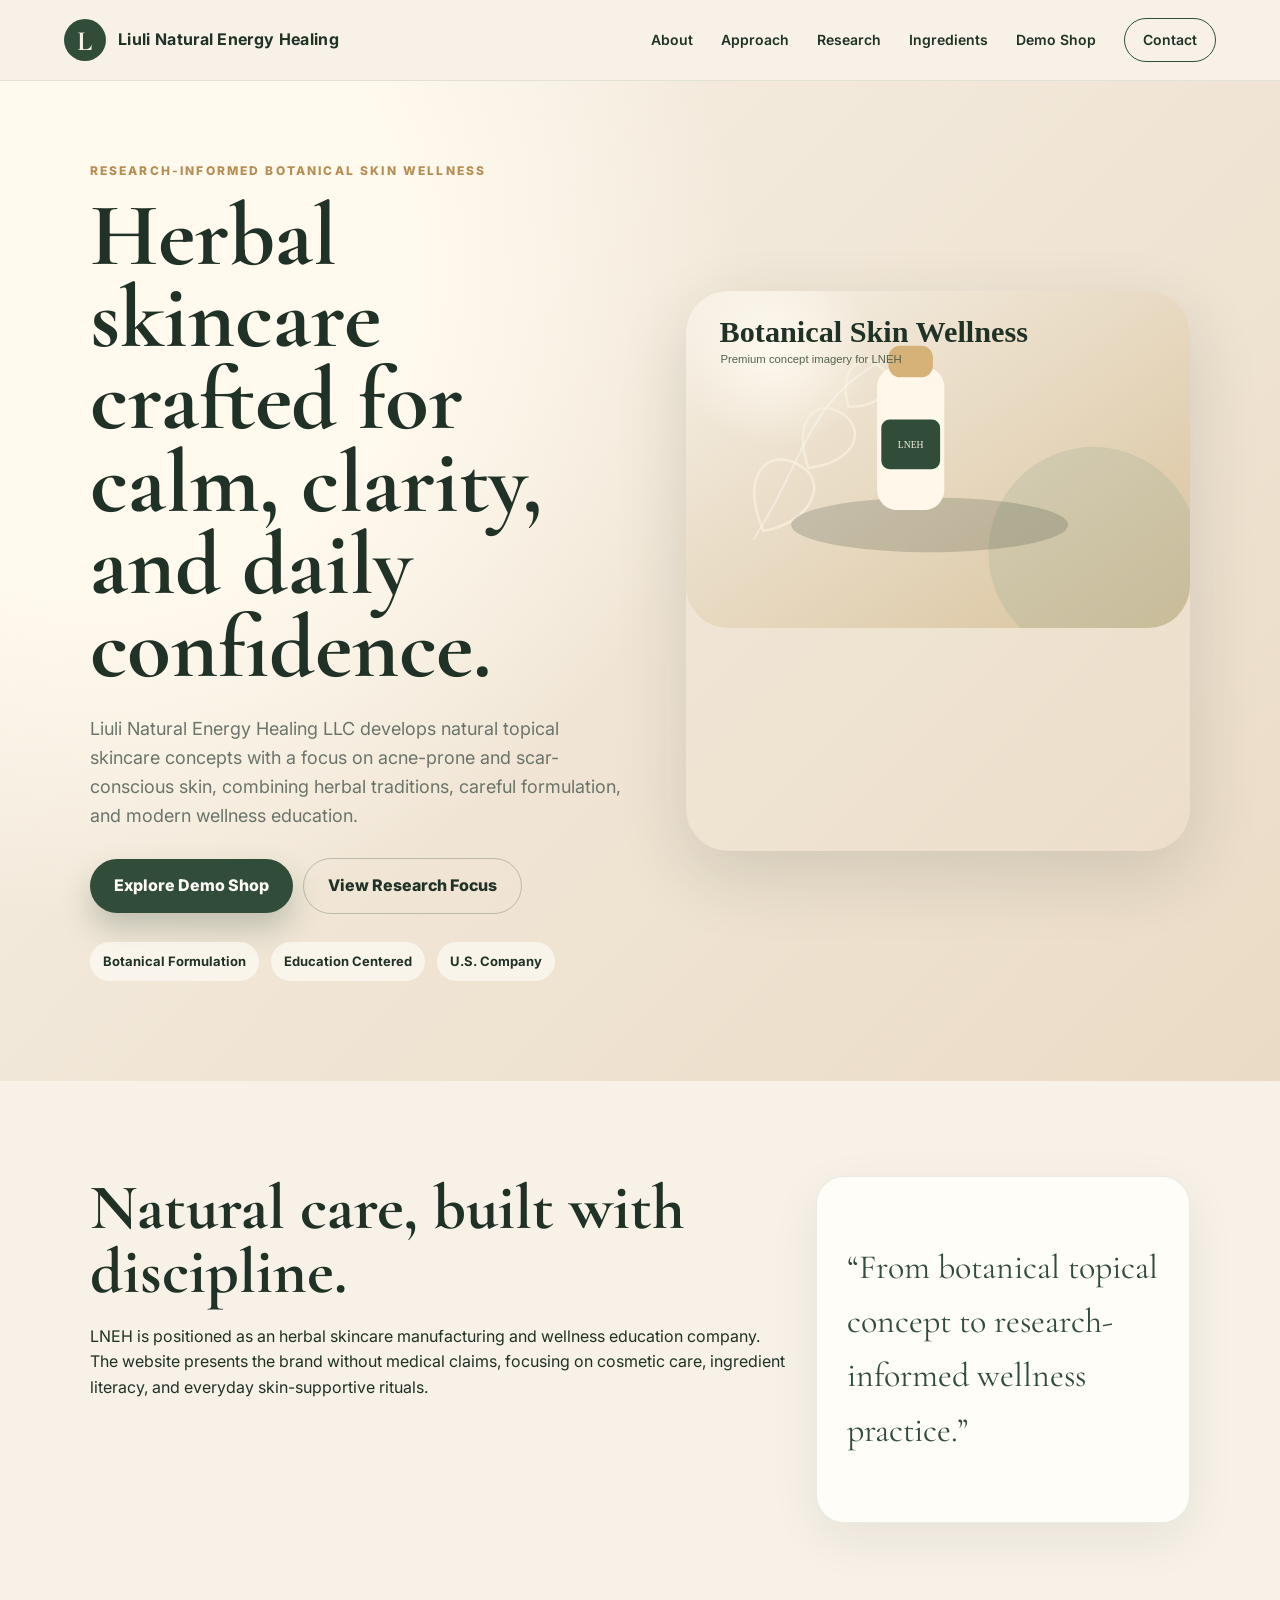
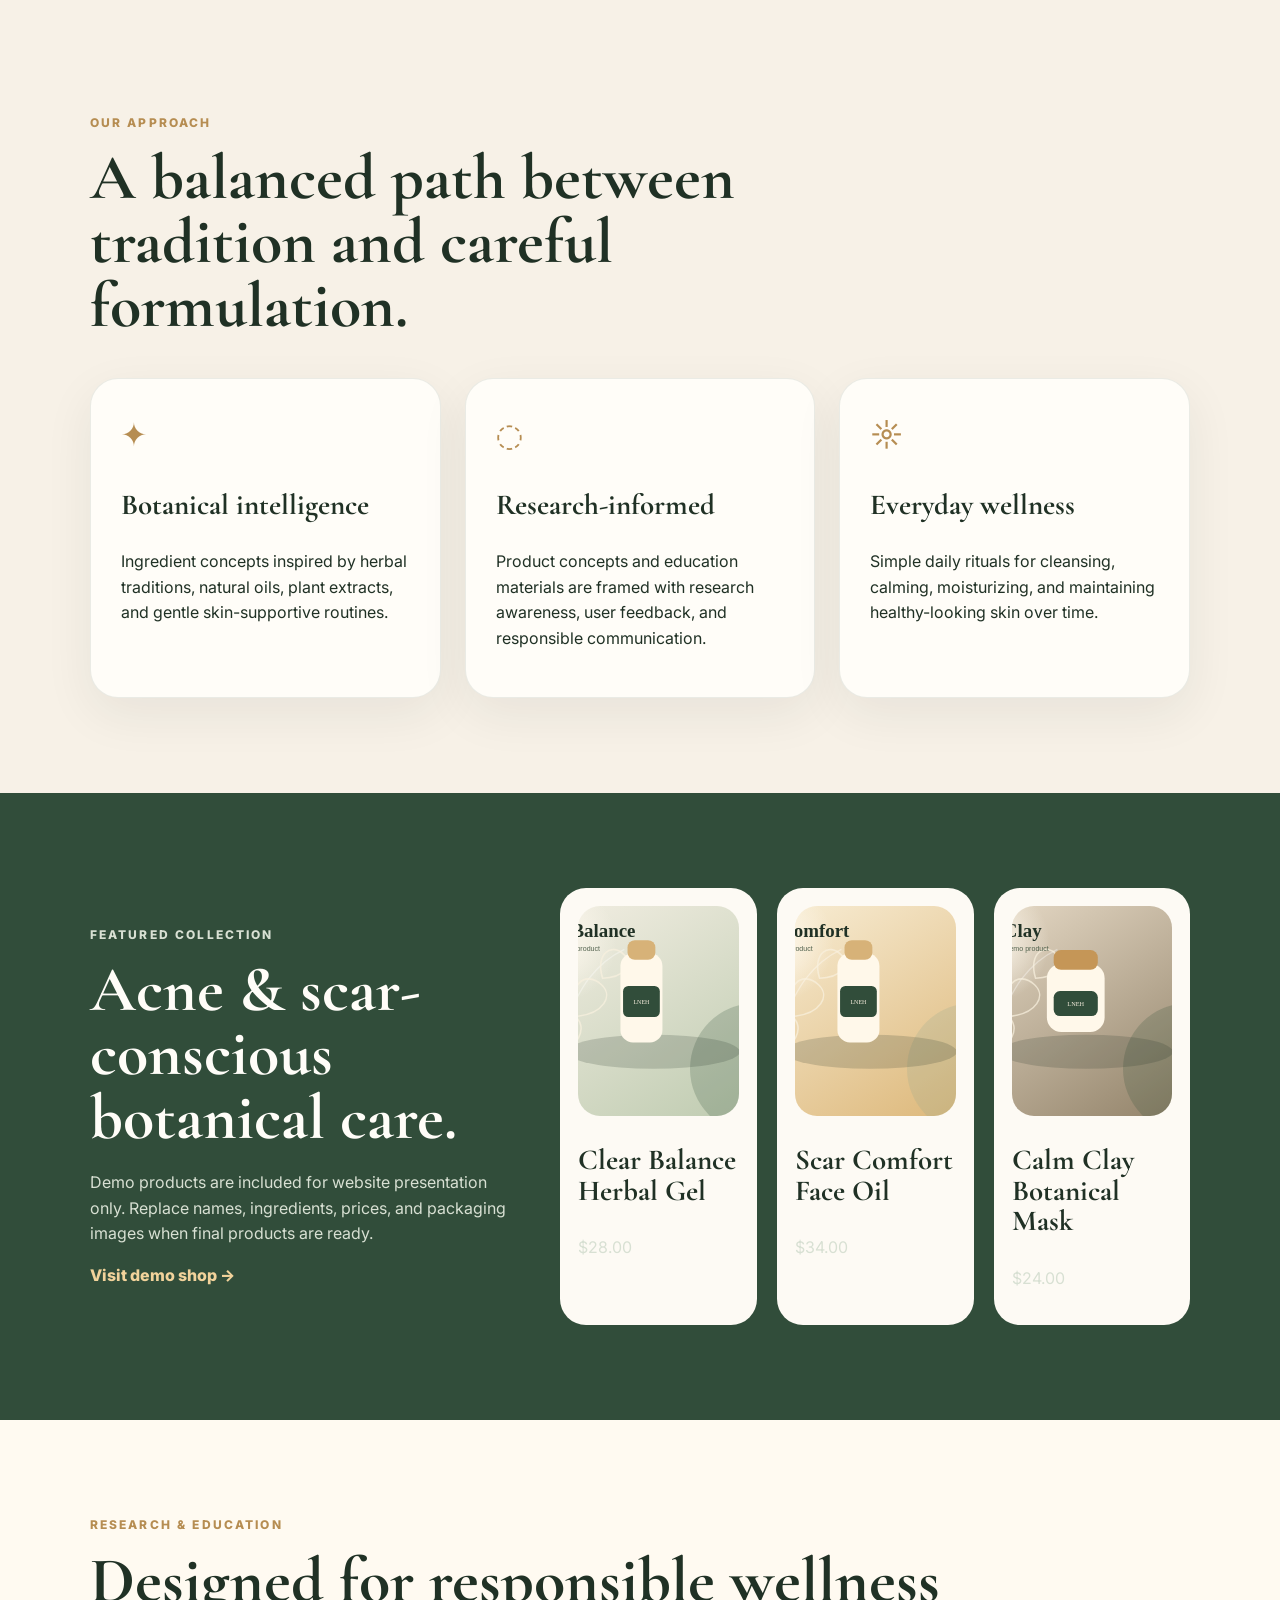
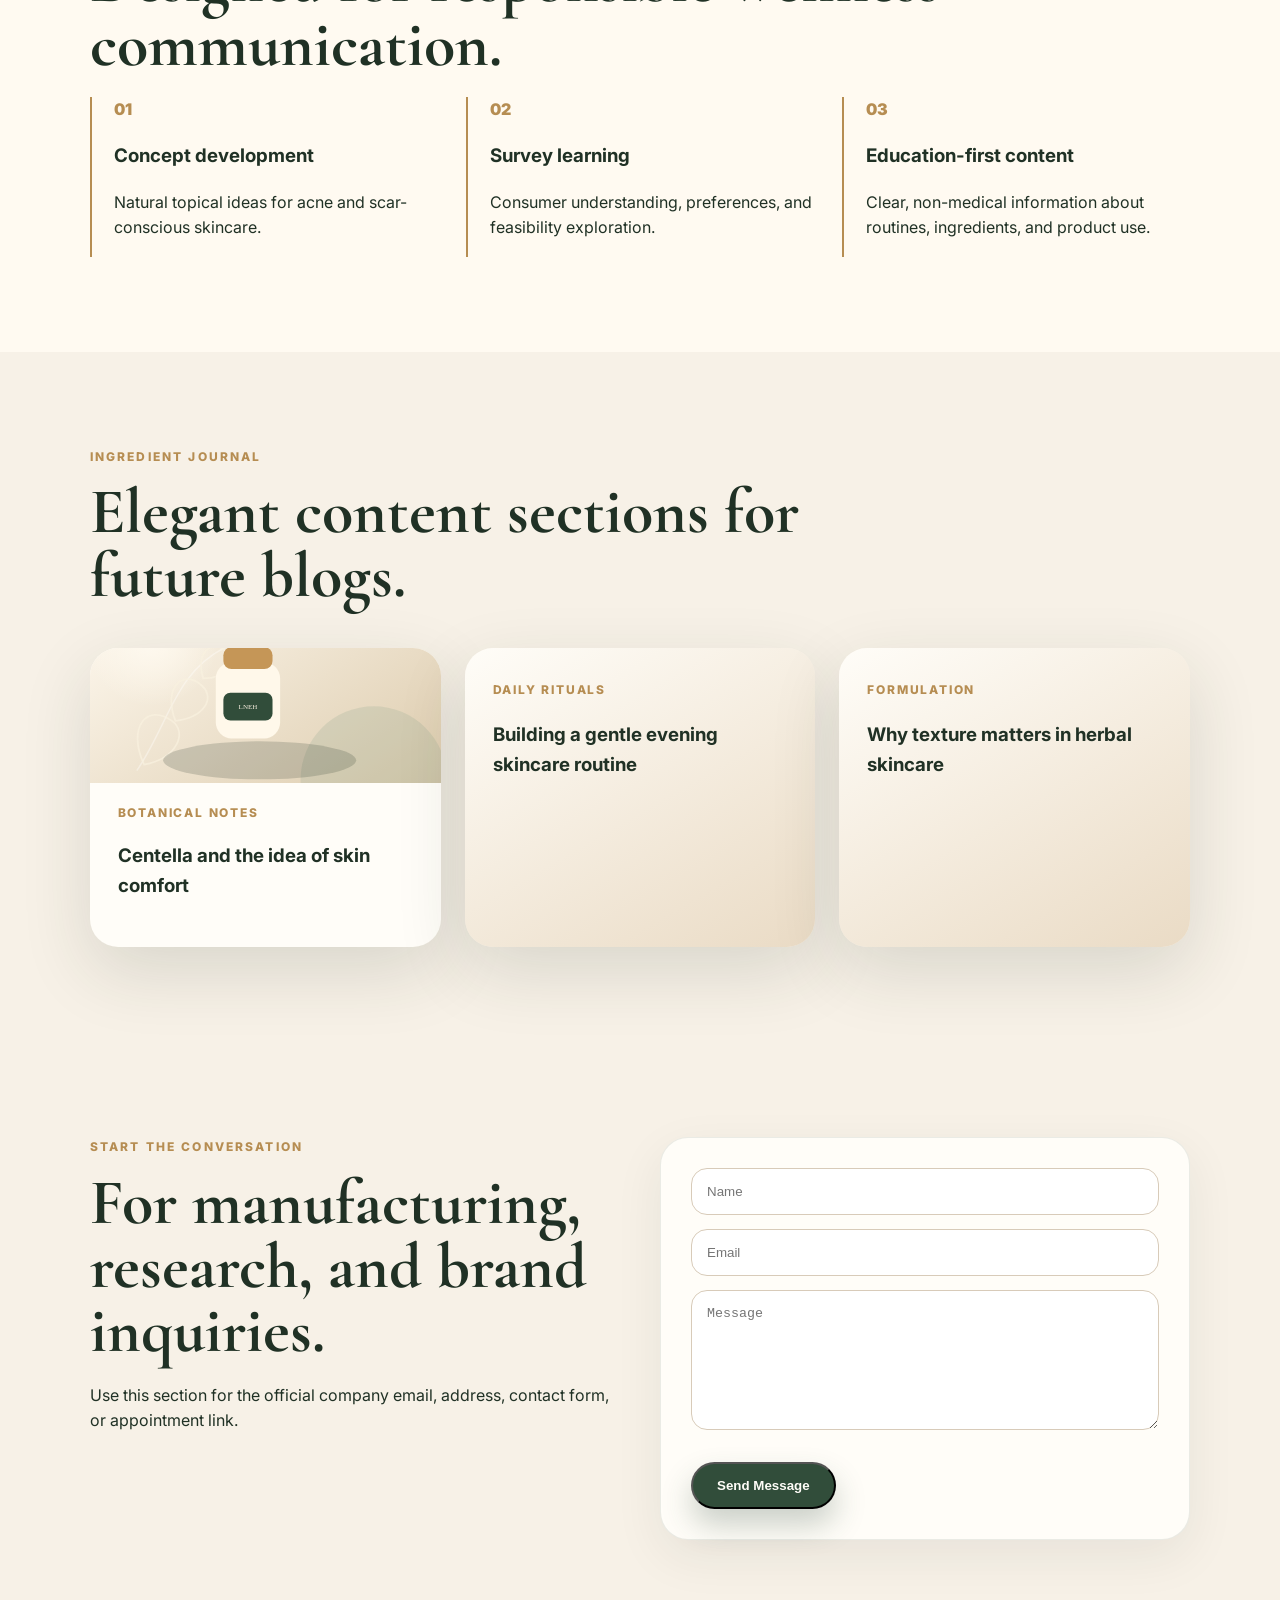
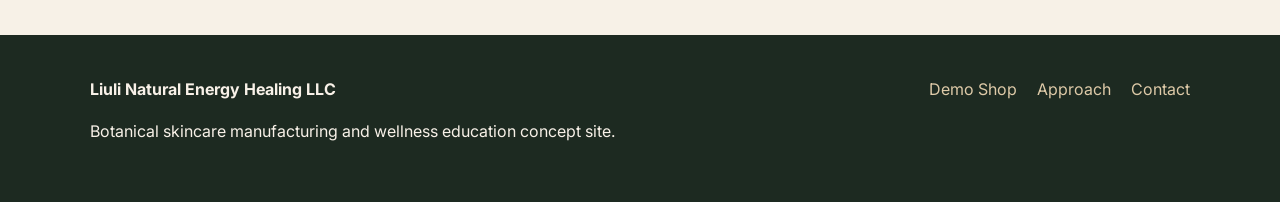
<file: index.html>
<!doctype html>
<html lang="en">
<head>
  <meta charset="UTF-8" />
  <meta name="viewport" content="width=device-width, initial-scale=1.0" />
  <title>Liuli Natural Energy Healing | Botanical Skin Wellness</title>
  <meta name="description" content="Liuli Natural Energy Healing is a research-informed herbal skincare and wellness concept focused on botanical acne and scar care education, manufacturing, and natural living." />
  <link rel="preconnect" href="https://fonts.googleapis.com">
  <link rel="preconnect" href="https://fonts.gstatic.com" crossorigin>
  <link href="https://fonts.googleapis.com/css2?family=Cormorant+Garamond:wght@500;600;700&family=Inter:wght@400;500;600;700&display=swap" rel="stylesheet">
  <link rel="stylesheet" href="assets/styles.css" />
</head>
<body>
  <header class="site-header">
    <a class="brand" href="index.html"><span class="brand-mark">L</span><span>Liuli Natural Energy Healing</span></a>
    <button class="nav-toggle" aria-label="Open navigation">☰</button>
    <nav class="nav">
      <a href="pages/about.html">About</a><a href="pages/approach.html">Approach</a><a href="pages/research.html">Research</a><a href="pages/ingredients.html">Ingredients</a><a href="shop.html">Demo Shop</a><a class="nav-cta" href="pages/contact.html">Contact</a>
    </nav>
  </header>

  <main>
    <section class="hero">
      <div class="hero-copy reveal">
        <p class="eyebrow">Research-informed botanical skin wellness</p>
        <h1>Herbal skincare crafted for calm, clarity, and daily confidence.</h1>
        <p class="lead">Liuli Natural Energy Healing LLC develops natural topical skincare concepts with a focus on acne-prone and scar-conscious skin, combining herbal traditions, careful formulation, and modern wellness education.</p>
        <div class="hero-actions"><a class="btn primary" href="shop.html">Explore Demo Shop</a><a class="btn ghost" href="#research">View Research Focus</a></div>
        <div class="trust-row"><span>Botanical Formulation</span><span>Education Centered</span><span>U.S. Company</span></div>
      </div>
      <div class="hero-art reveal">
        <img src="assets/images/hero-botanical-skincare.svg" alt="Premium botanical skincare concept image for Liuli Natural Energy Healing">
      </div>
    </section>

    <section class="section intro-grid">
      <article><h2>Natural care, built with discipline.</h2><p>LNEH is positioned as an herbal skincare manufacturing and wellness education company. The website presents the brand without medical claims, focusing on cosmetic care, ingredient literacy, and everyday skin-supportive rituals.</p></article>
      <article class="note-card"><p>“From botanical topical concept to research-informed wellness practice.”</p></article>
    </section>

    <section id="approach" class="section">
      <div class="section-heading"><p class="eyebrow">Our approach</p><h2>A balanced path between tradition and careful formulation.</h2></div>
      <div class="cards three">
        <div class="card"><span class="icon">✦</span><h3>Botanical intelligence</h3><p>Ingredient concepts inspired by herbal traditions, natural oils, plant extracts, and gentle skin-supportive routines.</p></div>
        <div class="card"><span class="icon">◌</span><h3>Research-informed</h3><p>Product concepts and education materials are framed with research awareness, user feedback, and responsible communication.</p></div>
        <div class="card"><span class="icon">☼</span><h3>Everyday wellness</h3><p>Simple daily rituals for cleansing, calming, moisturizing, and maintaining healthy-looking skin over time.</p></div>
      </div>
    </section>

    <section id="products" class="section split-section">
      <div><p class="eyebrow">Featured collection</p><h2>Acne & scar-conscious botanical care.</h2><p>Demo products are included for website presentation only. Replace names, ingredients, prices, and packaging images when final products are ready.</p><a class="text-link" href="shop.html">Visit demo shop →</a></div>
      <div class="mini-shop">
        <article><img class="mini-img" src="assets/images/clear-balance-gel.svg" alt="Clear Balance Herbal Gel demo product"><h3>Clear Balance Herbal Gel</h3><p>$28.00</p></article>
        <article><img class="mini-img" src="assets/images/scar-comfort-oil.svg" alt="Scar Comfort Face Oil demo product"><h3>Scar Comfort Face Oil</h3><p>$34.00</p></article>
        <article><img class="mini-img" src="assets/images/calm-clay-mask.svg" alt="Calm Clay Botanical Mask demo product"><h3>Calm Clay Botanical Mask</h3><p>$24.00</p></article>
      </div>
    </section>

    <section id="research" class="section research-band">
      <div><p class="eyebrow">Research & education</p><h2>Designed for responsible wellness communication.</h2></div>
      <div class="timeline">
        <div><span>01</span><h3>Concept development</h3><p>Natural topical ideas for acne and scar-conscious skincare.</p></div>
        <div><span>02</span><h3>Survey learning</h3><p>Consumer understanding, preferences, and feasibility exploration.</p></div>
        <div><span>03</span><h3>Education-first content</h3><p>Clear, non-medical information about routines, ingredients, and product use.</p></div>
      </div>
    </section>

    <section class="section journal">
      <div class="section-heading"><p class="eyebrow">Ingredient journal</p><h2>Elegant content sections for future blogs.</h2></div>
      <div class="cards three">
        <a class="article-card image-card" href="#"><img src="assets/images/ingredient-journal.svg" alt="Ingredient journal botanical visual"><span>Botanical Notes</span><h3>Centella and the idea of skin comfort</h3></a>
        <a class="article-card" href="#"><span>Daily Rituals</span><h3>Building a gentle evening skincare routine</h3></a>
        <a class="article-card" href="#"><span>Formulation</span><h3>Why texture matters in herbal skincare</h3></a>
      </div>
    </section>

    <section id="contact" class="section contact-panel">
      <div><p class="eyebrow">Start the conversation</p><h2>For manufacturing, research, and brand inquiries.</h2><p>Use this section for the official company email, address, contact form, or appointment link.</p></div>
      <form><input placeholder="Name"><input placeholder="Email"><textarea placeholder="Message"></textarea><button class="btn primary" type="button">Send Message</button></form>
    </section>
  </main>

  <footer><div><strong>Liuli Natural Energy Healing LLC</strong><p>Botanical skincare manufacturing and wellness education concept site.</p></div><div><a href="shop.html">Demo Shop</a><a href="#approach">Approach</a><a href="#contact">Contact</a></div></footer>
  <script src="assets/script.js"></script>
</body>
</html>
</file>
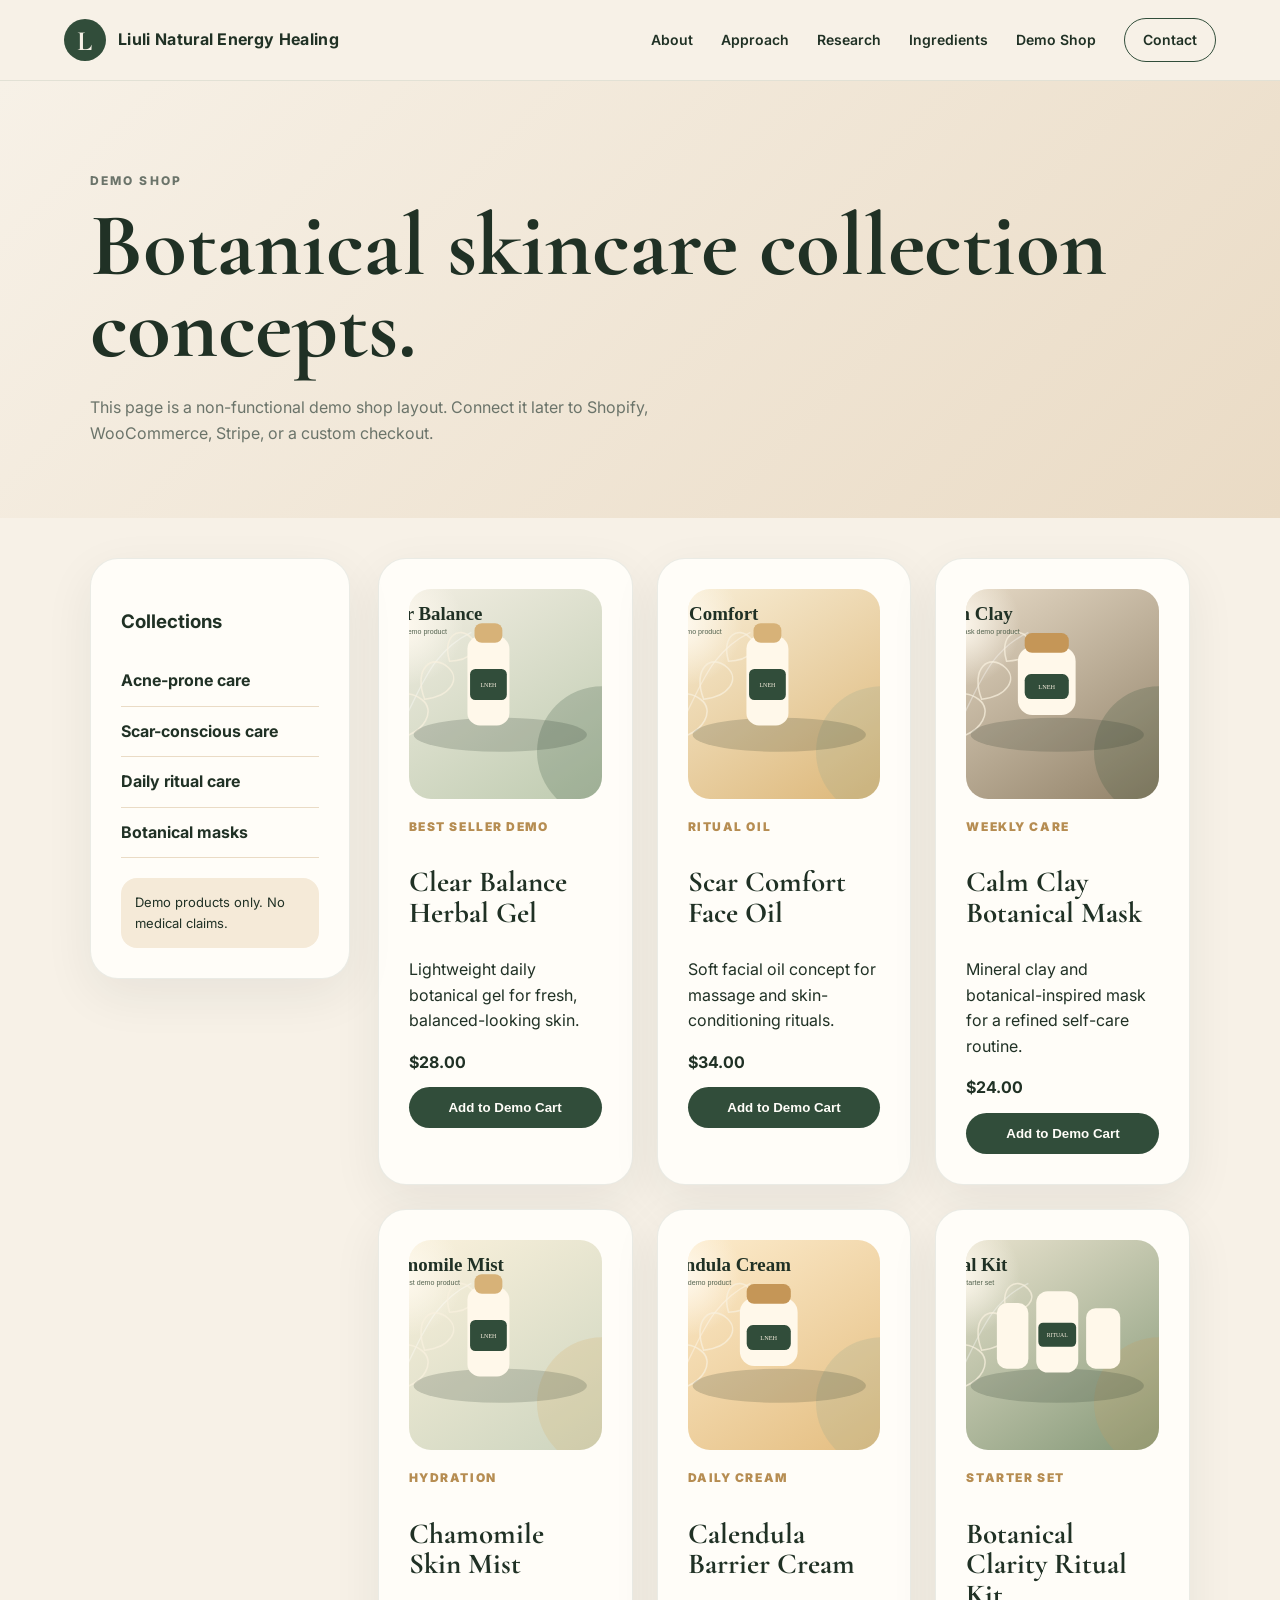
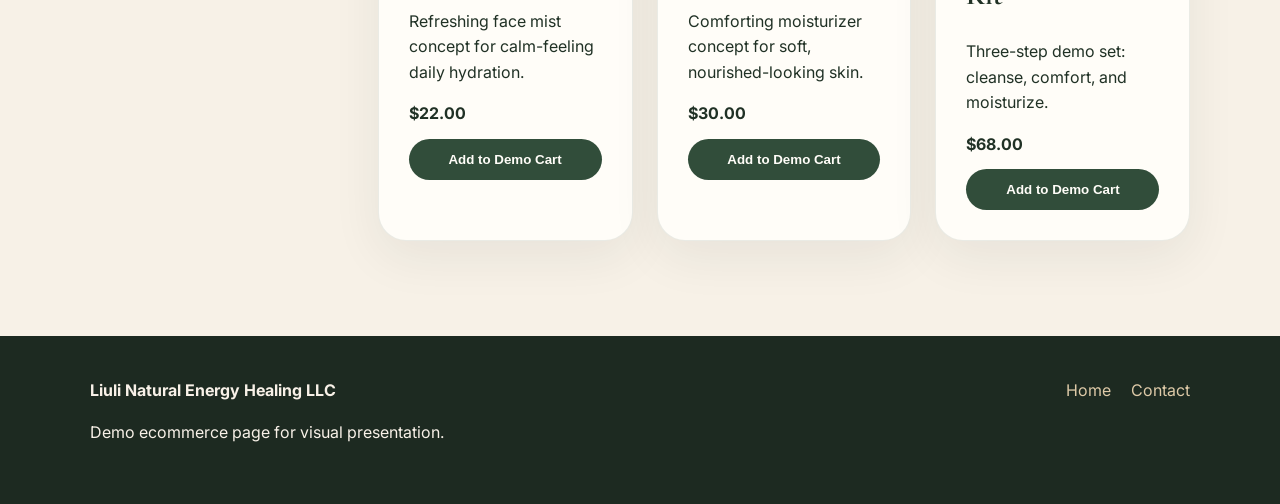
<file: shop.html>
<!doctype html><html lang="en"><head><meta charset="UTF-8"><meta name="viewport" content="width=device-width, initial-scale=1.0"><title>Demo Shop | LNEH</title><meta name="description" content="Demo shop page for Liuli Natural Energy Healing botanical skincare concepts."><link rel="preconnect" href="https://fonts.googleapis.com"><link rel="preconnect" href="https://fonts.gstatic.com" crossorigin><link href="https://fonts.googleapis.com/css2?family=Cormorant+Garamond:wght@500;600;700&family=Inter:wght@400;500;600;700&display=swap" rel="stylesheet"><link rel="stylesheet" href="assets/styles.css"></head><body>
<header class="site-header"><a class="brand" href="index.html"><span class="brand-mark">L</span><span>Liuli Natural Energy Healing</span></a><button class="nav-toggle" aria-label="Open navigation">☰</button><nav class="nav"><a href="pages/about.html">About</a><a href="pages/approach.html">Approach</a><a href="pages/research.html">Research</a><a href="pages/ingredients.html">Ingredients</a><a href="shop.html">Demo Shop</a><a class="nav-cta" href="pages/contact.html">Contact</a></nav></header>
<main><section class="shop-hero"><p class="eyebrow">Demo shop</p><h1>Botanical skincare collection concepts.</h1><p>This page is a non-functional demo shop layout. Connect it later to Shopify, WooCommerce, Stripe, or a custom checkout.</p></section>
<section class="shop-layout"><aside class="filters"><h3>Collections</h3><a href="#">Acne-prone care</a><a href="#">Scar-conscious care</a><a href="#">Daily ritual care</a><a href="#">Botanical masks</a><div class="filter-note">Demo products only. No medical claims.</div></aside><div class="product-grid">
<article class="product"><img class="product-img" src="assets/images/clear-balance-gel.svg" alt="Clear Balance Herbal Gel demo product"><span class="badge">Best seller demo</span><h3>Clear Balance Herbal Gel</h3><p>Lightweight daily botanical gel for fresh, balanced-looking skin.</p><strong>$28.00</strong><button>Add to Demo Cart</button></article>
<article class="product"><img class="product-img" src="assets/images/scar-comfort-oil.svg" alt="Scar Comfort Face Oil demo product"><span class="badge">Ritual oil</span><h3>Scar Comfort Face Oil</h3><p>Soft facial oil concept for massage and skin-conditioning rituals.</p><strong>$34.00</strong><button>Add to Demo Cart</button></article>
<article class="product"><img class="product-img" src="assets/images/calm-clay-mask.svg" alt="Calm Clay Botanical Mask demo product"><span class="badge">Weekly care</span><h3>Calm Clay Botanical Mask</h3><p>Mineral clay and botanical-inspired mask for a refined self-care routine.</p><strong>$24.00</strong><button>Add to Demo Cart</button></article>
<article class="product"><img class="product-img" src="assets/images/chamomile-mist.svg" alt="Chamomile Skin Mist demo product"><span class="badge">Hydration</span><h3>Chamomile Skin Mist</h3><p>Refreshing face mist concept for calm-feeling daily hydration.</p><strong>$22.00</strong><button>Add to Demo Cart</button></article>
<article class="product"><img class="product-img" src="assets/images/calendula-cream.svg" alt="Calendula Barrier Cream demo product"><span class="badge">Daily cream</span><h3>Calendula Barrier Cream</h3><p>Comforting moisturizer concept for soft, nourished-looking skin.</p><strong>$30.00</strong><button>Add to Demo Cart</button></article>
<article class="product"><img class="product-img" src="assets/images/ritual-kit.svg" alt="Botanical Clarity Ritual Kit demo product"><span class="badge">Starter set</span><h3>Botanical Clarity Ritual Kit</h3><p>Three-step demo set: cleanse, comfort, and moisturize.</p><strong>$68.00</strong><button>Add to Demo Cart</button></article>
</div></section></main><footer><div><strong>Liuli Natural Energy Healing LLC</strong><p>Demo ecommerce page for visual presentation.</p></div><div><a href="index.html">Home</a><a href="index.html#contact">Contact</a></div></footer><script src="assets/script.js"></script></body></html>
</file>
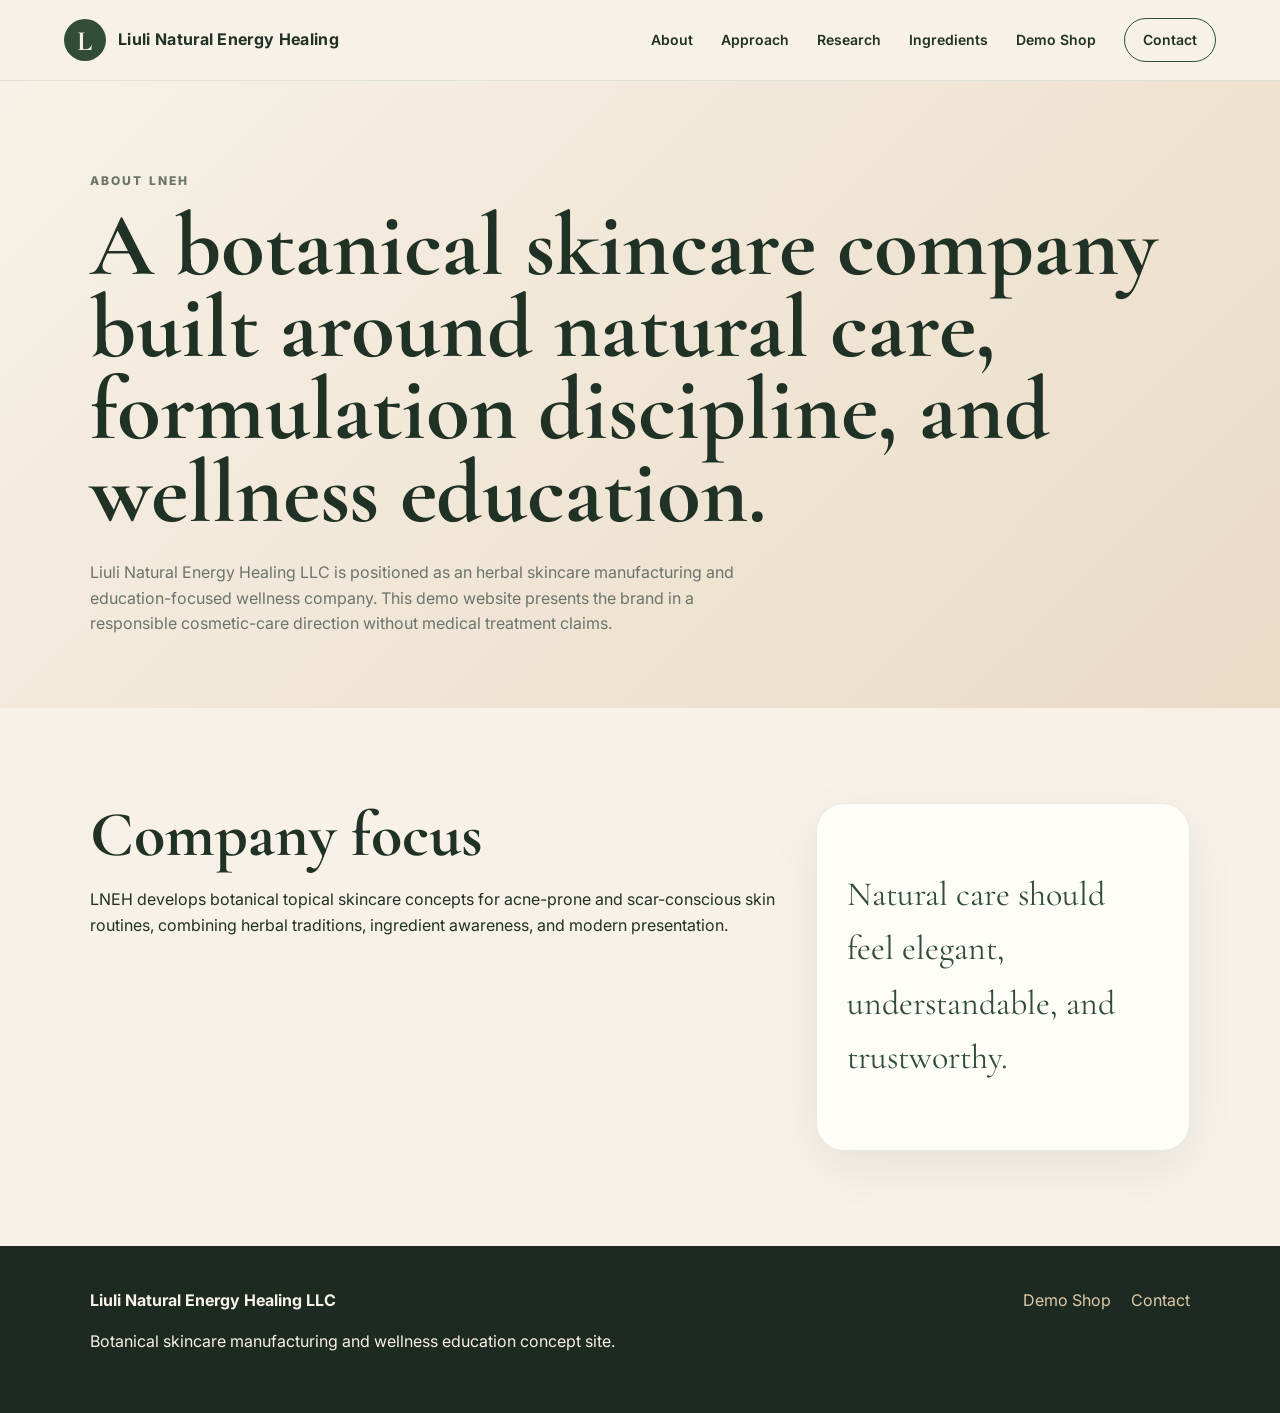
<file: pages/about.html>
<!doctype html><html lang="en"><head><meta charset="UTF-8"><meta name="viewport" content="width=device-width, initial-scale=1.0"><link rel="preconnect" href="https://fonts.googleapis.com"><link rel="preconnect" href="https://fonts.gstatic.com" crossorigin><link href="https://fonts.googleapis.com/css2?family=Cormorant+Garamond:wght@500;600;700&family=Inter:wght@400;500;600;700&display=swap" rel="stylesheet"><link rel="stylesheet" href="../assets/styles.css"><title>About LNEH | LNEH</title><meta name="description" content="About LNEH page for Liuli Natural Energy Healing LLC."></head><body><header class="site-header"><a class="brand" href="../index.html"><span class="brand-mark">L</span><span>Liuli Natural Energy Healing</span></a><button class="nav-toggle" aria-label="Open navigation">☰</button><nav class="nav"><a href="about.html">About</a><a href="approach.html">Approach</a><a href="research.html">Research</a><a href="ingredients.html">Ingredients</a><a href="../shop.html">Demo Shop</a><a class="nav-cta" href="contact.html">Contact</a></nav></header><main><section class="shop-hero"><p class="eyebrow">About LNEH</p><h1>A botanical skincare company built around natural care, formulation discipline, and wellness education.</h1><p>Liuli Natural Energy Healing LLC is positioned as an herbal skincare manufacturing and education-focused wellness company. This demo website presents the brand in a responsible cosmetic-care direction without medical treatment claims.</p></section><section class="section intro-grid"><article><h2>Company focus</h2><p>LNEH develops botanical topical skincare concepts for acne-prone and scar-conscious skin routines, combining herbal traditions, ingredient awareness, and modern presentation.</p></article><article class="note-card"><p>Natural care should feel elegant, understandable, and trustworthy.</p></article></section></main><footer><div><strong>Liuli Natural Energy Healing LLC</strong><p>Botanical skincare manufacturing and wellness education concept site.</p></div><div><a href="../shop.html">Demo Shop</a><a href="contact.html">Contact</a></div></footer><script src="../assets/script.js"></script></body></html>
</file>
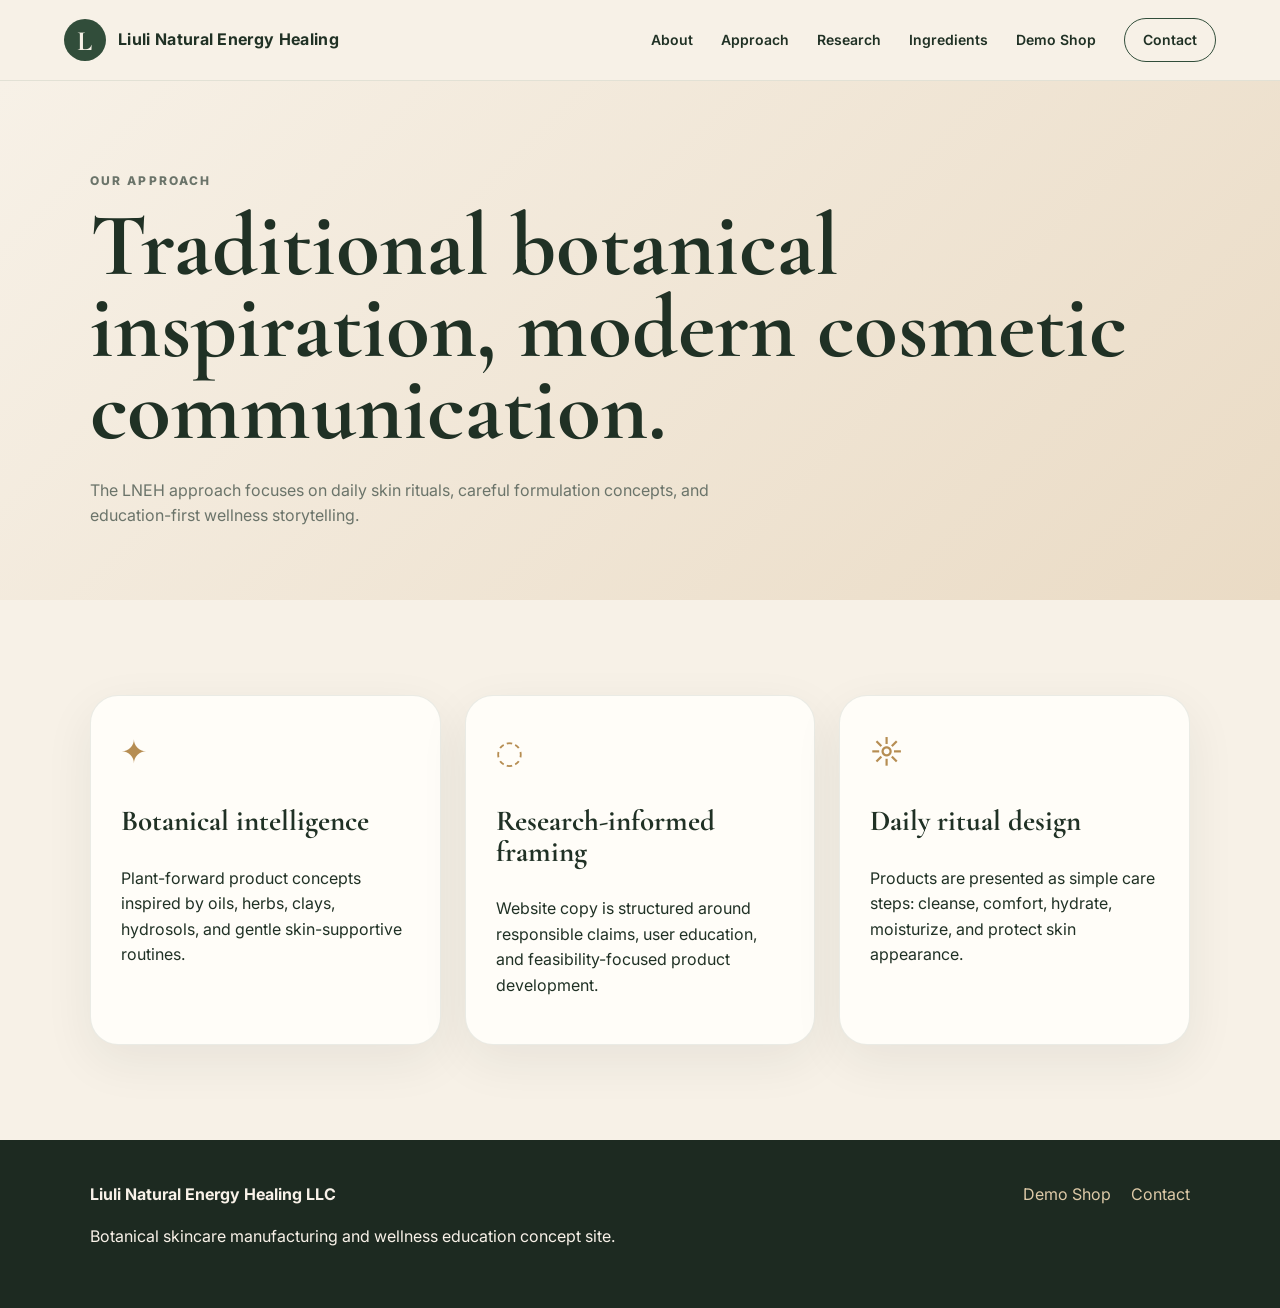
<file: pages/approach.html>
<!doctype html><html lang="en"><head><meta charset="UTF-8"><meta name="viewport" content="width=device-width, initial-scale=1.0"><link rel="preconnect" href="https://fonts.googleapis.com"><link rel="preconnect" href="https://fonts.gstatic.com" crossorigin><link href="https://fonts.googleapis.com/css2?family=Cormorant+Garamond:wght@500;600;700&family=Inter:wght@400;500;600;700&display=swap" rel="stylesheet"><link rel="stylesheet" href="../assets/styles.css"><title>Our Approach | LNEH</title><meta name="description" content="Our Approach page for Liuli Natural Energy Healing LLC."></head><body><header class="site-header"><a class="brand" href="../index.html"><span class="brand-mark">L</span><span>Liuli Natural Energy Healing</span></a><button class="nav-toggle" aria-label="Open navigation">☰</button><nav class="nav"><a href="about.html">About</a><a href="approach.html">Approach</a><a href="research.html">Research</a><a href="ingredients.html">Ingredients</a><a href="../shop.html">Demo Shop</a><a class="nav-cta" href="contact.html">Contact</a></nav></header><main><section class="shop-hero"><p class="eyebrow">Our approach</p><h1>Traditional botanical inspiration, modern cosmetic communication.</h1><p>The LNEH approach focuses on daily skin rituals, careful formulation concepts, and education-first wellness storytelling.</p></section><section class="section"><div class="cards three"><div class="card"><span class="icon">✦</span><h3>Botanical intelligence</h3><p>Plant-forward product concepts inspired by oils, herbs, clays, hydrosols, and gentle skin-supportive routines.</p></div><div class="card"><span class="icon">◌</span><h3>Research-informed framing</h3><p>Website copy is structured around responsible claims, user education, and feasibility-focused product development.</p></div><div class="card"><span class="icon">☼</span><h3>Daily ritual design</h3><p>Products are presented as simple care steps: cleanse, comfort, hydrate, moisturize, and protect skin appearance.</p></div></div></section></main><footer><div><strong>Liuli Natural Energy Healing LLC</strong><p>Botanical skincare manufacturing and wellness education concept site.</p></div><div><a href="../shop.html">Demo Shop</a><a href="contact.html">Contact</a></div></footer><script src="../assets/script.js"></script></body></html>
</file>
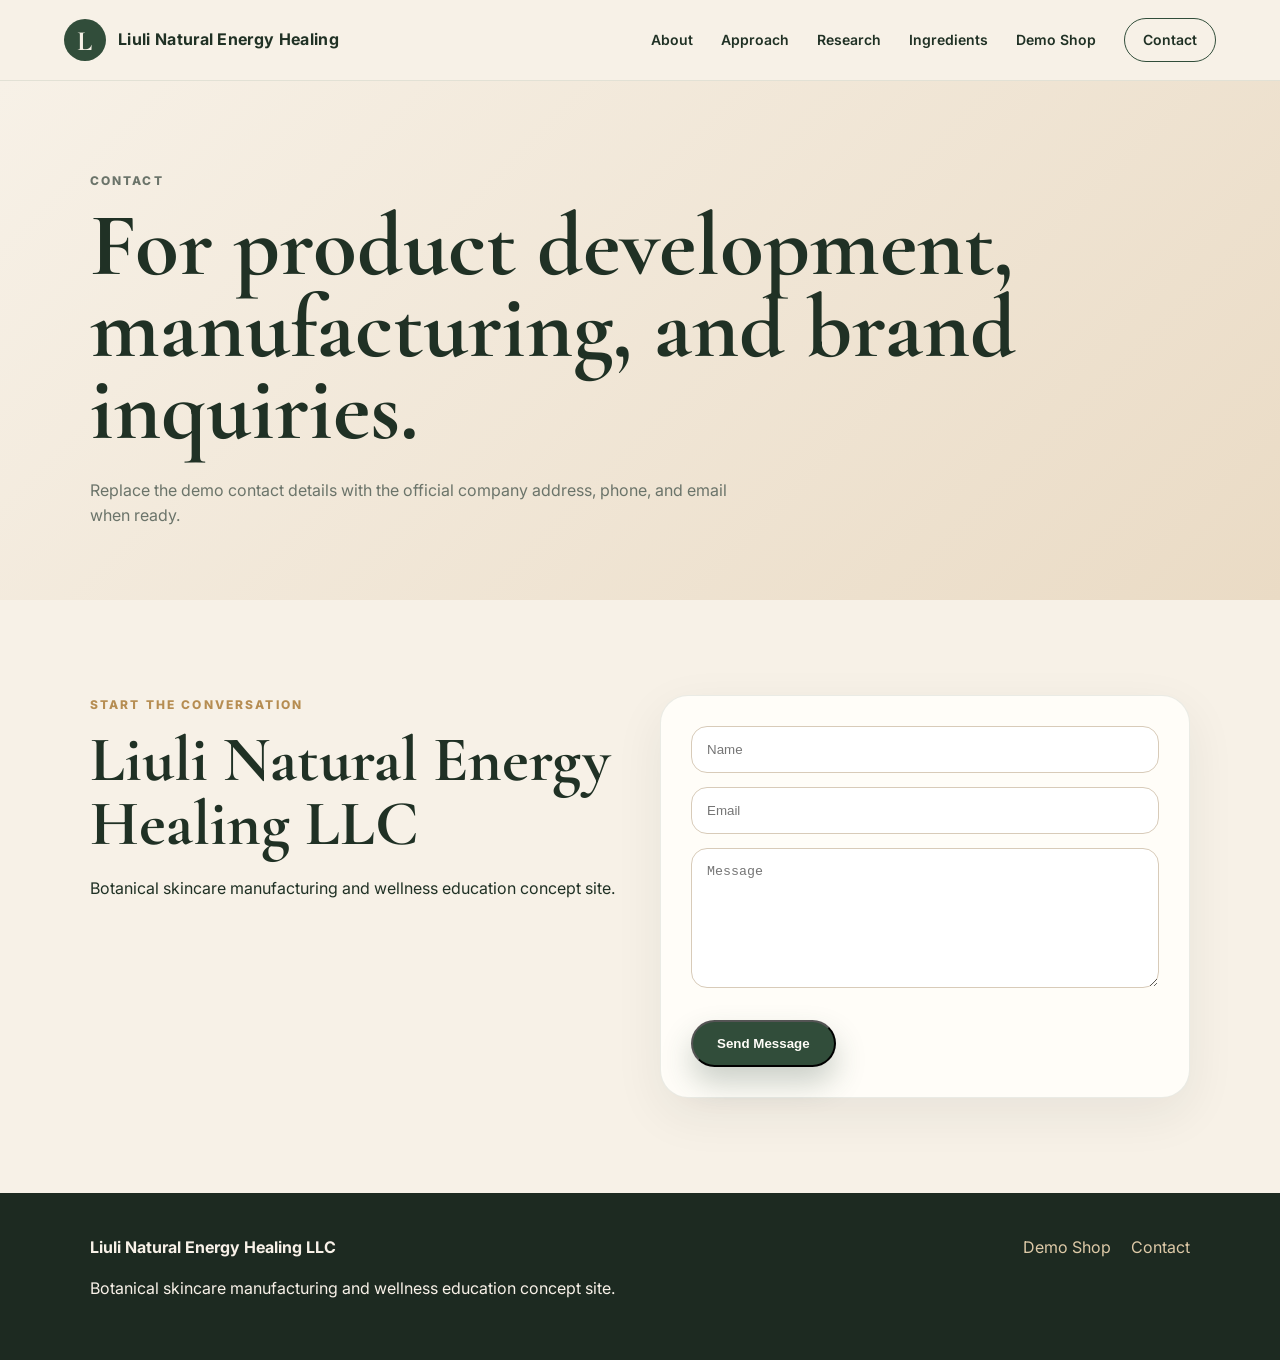
<file: pages/contact.html>
<!doctype html><html lang="en"><head><meta charset="UTF-8"><meta name="viewport" content="width=device-width, initial-scale=1.0"><link rel="preconnect" href="https://fonts.googleapis.com"><link rel="preconnect" href="https://fonts.gstatic.com" crossorigin><link href="https://fonts.googleapis.com/css2?family=Cormorant+Garamond:wght@500;600;700&family=Inter:wght@400;500;600;700&display=swap" rel="stylesheet"><link rel="stylesheet" href="../assets/styles.css"><title>Contact LNEH | LNEH</title><meta name="description" content="Contact LNEH page for Liuli Natural Energy Healing LLC."></head><body><header class="site-header"><a class="brand" href="../index.html"><span class="brand-mark">L</span><span>Liuli Natural Energy Healing</span></a><button class="nav-toggle" aria-label="Open navigation">☰</button><nav class="nav"><a href="about.html">About</a><a href="approach.html">Approach</a><a href="research.html">Research</a><a href="ingredients.html">Ingredients</a><a href="../shop.html">Demo Shop</a><a class="nav-cta" href="contact.html">Contact</a></nav></header><main><section class="shop-hero"><p class="eyebrow">Contact</p><h1>For product development, manufacturing, and brand inquiries.</h1><p>Replace the demo contact details with the official company address, phone, and email when ready.</p></section><section class="section contact-panel"><div><p class="eyebrow">Start the conversation</p><h2>Liuli Natural Energy Healing LLC</h2><p>Botanical skincare manufacturing and wellness education concept site.</p></div><form><input placeholder="Name"><input placeholder="Email"><textarea placeholder="Message"></textarea><button class="btn primary" type="button">Send Message</button></form></section></main><footer><div><strong>Liuli Natural Energy Healing LLC</strong><p>Botanical skincare manufacturing and wellness education concept site.</p></div><div><a href="../shop.html">Demo Shop</a><a href="contact.html">Contact</a></div></footer><script src="../assets/script.js"></script></body></html>
</file>
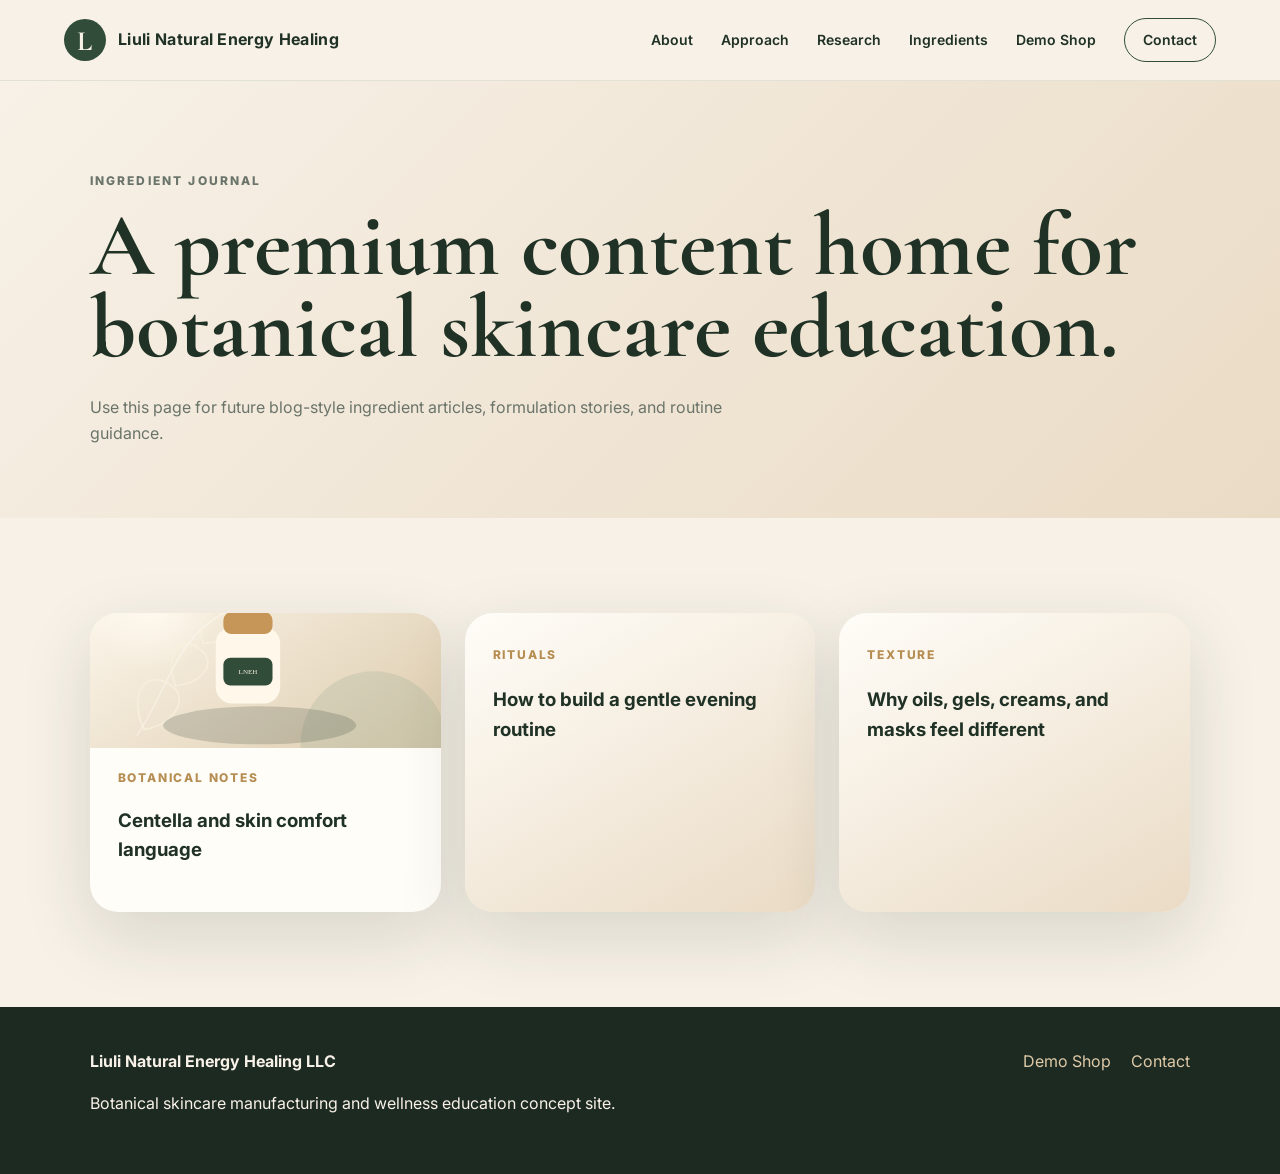
<file: pages/ingredients.html>
<!doctype html><html lang="en"><head><meta charset="UTF-8"><meta name="viewport" content="width=device-width, initial-scale=1.0"><link rel="preconnect" href="https://fonts.googleapis.com"><link rel="preconnect" href="https://fonts.gstatic.com" crossorigin><link href="https://fonts.googleapis.com/css2?family=Cormorant+Garamond:wght@500;600;700&family=Inter:wght@400;500;600;700&display=swap" rel="stylesheet"><link rel="stylesheet" href="../assets/styles.css"><title>Ingredient Journal | LNEH</title><meta name="description" content="Ingredient Journal page for Liuli Natural Energy Healing LLC."></head><body><header class="site-header"><a class="brand" href="../index.html"><span class="brand-mark">L</span><span>Liuli Natural Energy Healing</span></a><button class="nav-toggle" aria-label="Open navigation">☰</button><nav class="nav"><a href="about.html">About</a><a href="approach.html">Approach</a><a href="research.html">Research</a><a href="ingredients.html">Ingredients</a><a href="../shop.html">Demo Shop</a><a class="nav-cta" href="contact.html">Contact</a></nav></header><main><section class="shop-hero"><p class="eyebrow">Ingredient journal</p><h1>A premium content home for botanical skincare education.</h1><p>Use this page for future blog-style ingredient articles, formulation stories, and routine guidance.</p></section><section class="section journal"><div class="cards three"><a class="article-card image-card" href="#"><img src="../assets/images/ingredient-journal.svg" alt="Botanical ingredient journal illustration"><span>Botanical Notes</span><h3>Centella and skin comfort language</h3></a><a class="article-card" href="#"><span>Rituals</span><h3>How to build a gentle evening routine</h3></a><a class="article-card" href="#"><span>Texture</span><h3>Why oils, gels, creams, and masks feel different</h3></a></div></section></main><footer><div><strong>Liuli Natural Energy Healing LLC</strong><p>Botanical skincare manufacturing and wellness education concept site.</p></div><div><a href="../shop.html">Demo Shop</a><a href="contact.html">Contact</a></div></footer><script src="../assets/script.js"></script></body></html>
</file>
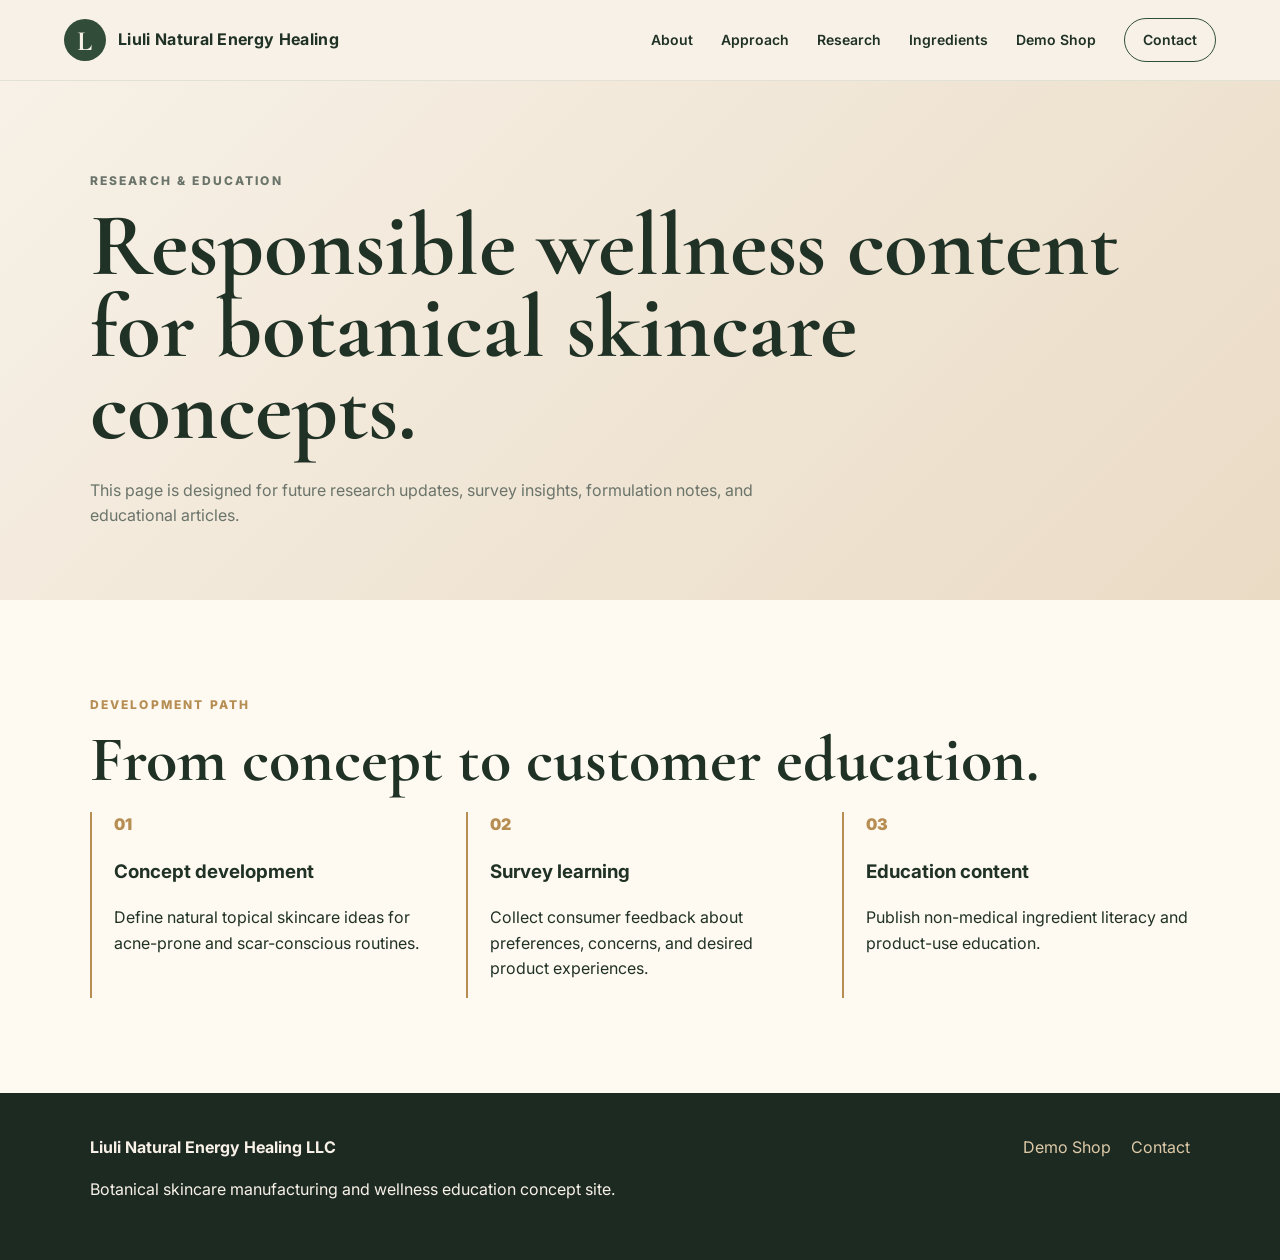
<file: pages/research.html>
<!doctype html><html lang="en"><head><meta charset="UTF-8"><meta name="viewport" content="width=device-width, initial-scale=1.0"><link rel="preconnect" href="https://fonts.googleapis.com"><link rel="preconnect" href="https://fonts.gstatic.com" crossorigin><link href="https://fonts.googleapis.com/css2?family=Cormorant+Garamond:wght@500;600;700&family=Inter:wght@400;500;600;700&display=swap" rel="stylesheet"><link rel="stylesheet" href="../assets/styles.css"><title>Research & Education | LNEH</title><meta name="description" content="Research & Education page for Liuli Natural Energy Healing LLC."></head><body><header class="site-header"><a class="brand" href="../index.html"><span class="brand-mark">L</span><span>Liuli Natural Energy Healing</span></a><button class="nav-toggle" aria-label="Open navigation">☰</button><nav class="nav"><a href="about.html">About</a><a href="approach.html">Approach</a><a href="research.html">Research</a><a href="ingredients.html">Ingredients</a><a href="../shop.html">Demo Shop</a><a class="nav-cta" href="contact.html">Contact</a></nav></header><main><section class="shop-hero"><p class="eyebrow">Research & education</p><h1>Responsible wellness content for botanical skincare concepts.</h1><p>This page is designed for future research updates, survey insights, formulation notes, and educational articles.</p></section><section class="section research-band"><div><p class="eyebrow">Development path</p><h2>From concept to customer education.</h2></div><div class="timeline"><div><span>01</span><h3>Concept development</h3><p>Define natural topical skincare ideas for acne-prone and scar-conscious routines.</p></div><div><span>02</span><h3>Survey learning</h3><p>Collect consumer feedback about preferences, concerns, and desired product experiences.</p></div><div><span>03</span><h3>Education content</h3><p>Publish non-medical ingredient literacy and product-use education.</p></div></div></section></main><footer><div><strong>Liuli Natural Energy Healing LLC</strong><p>Botanical skincare manufacturing and wellness education concept site.</p></div><div><a href="../shop.html">Demo Shop</a><a href="contact.html">Contact</a></div></footer><script src="../assets/script.js"></script></body></html>
</file>
<file: assets/styles.css>
:root{--ink:#203125;--muted:#6b746a;--cream:#f7f1e7;--soft:#efe3d1;--sage:#8ca58d;--deep:#314d3a;--gold:#b68d52;--white:#fffdf8;--shadow:0 24px 70px rgba(32,49,37,.14);--radius:28px}*{box-sizing:border-box}html{scroll-behavior:smooth}body{margin:0;font-family:Inter,system-ui,sans-serif;color:var(--ink);background:var(--cream);line-height:1.6}a{text-decoration:none;color:inherit}.site-header{position:sticky;top:0;z-index:20;display:flex;align-items:center;justify-content:space-between;padding:18px 5vw;background:rgba(247,241,231,.86);backdrop-filter:blur(18px);border-bottom:1px solid rgba(49,77,58,.1)}.brand{display:flex;align-items:center;gap:12px;font-weight:700;letter-spacing:.02em}.brand-mark{display:grid;place-items:center;width:42px;height:42px;border-radius:50%;background:var(--deep);color:var(--cream);font-family:'Cormorant Garamond',serif;font-size:28px}.nav{display:flex;align-items:center;gap:28px;font-size:14px;font-weight:600}.nav-cta{padding:10px 18px;border:1px solid var(--deep);border-radius:999px}.nav-toggle{display:none;background:none;border:0;font-size:24px}.hero{min-height:86vh;display:grid;grid-template-columns:1.03fr .97fr;gap:60px;align-items:center;padding:80px 7vw 100px;background:radial-gradient(circle at 8% 20%,#fff9ee 0 22%,transparent 45%),linear-gradient(135deg,#f7f1e7 0%,#eadbc5 100%)}.eyebrow{text-transform:uppercase;letter-spacing:.18em;font-size:12px;font-weight:800;color:var(--gold);margin:0 0 14px}.hero h1,.shop-hero h1{font-family:'Cormorant Garamond',serif;font-size:clamp(48px,7vw,94px);line-height:.92;margin:0 0 26px}.lead{font-size:18px;color:var(--muted);max-width:640px}.btn{display:inline-flex;align-items:center;justify-content:center;padding:14px 24px;border-radius:999px;font-weight:800;margin:10px 10px 0 0}.primary{background:var(--deep);color:var(--white);box-shadow:0 16px 30px rgba(49,77,58,.25)}.ghost{border:1px solid rgba(49,77,58,.28)}.trust-row{display:flex;flex-wrap:wrap;gap:12px;margin-top:28px}.trust-row span{padding:9px 13px;border-radius:999px;background:rgba(255,253,248,.65);font-size:13px;font-weight:700}.hero-art{position:relative;min-height:560px;border-radius:42px;overflow:hidden;background:linear-gradient(160deg,#344f3c,#8ca58d 52%,#decaa8);box-shadow:var(--shadow)}.hero-art:before{content:"";position:absolute;inset:8%;border:1px solid rgba(255,255,255,.35);border-radius:36px}.float-card{position:absolute;left:10%;bottom:11%;width:250px;background:rgba(255,253,248,.9);border-radius:24px;padding:24px;box-shadow:var(--shadow);z-index:2}.jar{height:210px;border-radius:34px 34px 44px 44px;background:linear-gradient(#fff8ec,#d3a66d 35%,#314d3a 36% 72%,#f4ead7 72%);box-shadow:inset 0 0 0 1px rgba(0,0,0,.05);margin-bottom:18px}.orb{position:absolute;border-radius:50%;filter:blur(.2px);opacity:.7}.orb-one{width:230px;height:230px;right:10%;top:12%;background:rgba(255,255,255,.18)}.orb-two{width:180px;height:180px;right:30%;bottom:8%;background:rgba(182,141,82,.35)}.botanical-frame{position:absolute;right:8%;top:12%;display:grid;gap:12px}.botanical-frame span{padding:11px 16px;background:rgba(255,253,248,.78);border-radius:999px;font-weight:700;color:var(--deep)}.section{padding:95px 7vw}.intro-grid{display:grid;grid-template-columns:1.3fr .7fr;gap:30px}.section h2{font-family:'Cormorant Garamond',serif;font-size:clamp(36px,5vw,64px);line-height:1;margin:0 0 20px}.note-card,.card,.product,.filters,.contact-panel form{background:var(--white);border:1px solid rgba(49,77,58,.1);border-radius:var(--radius);padding:30px;box-shadow:0 16px 50px rgba(32,49,37,.07)}.note-card{display:grid;place-items:center;font-family:'Cormorant Garamond',serif;font-size:34px;color:var(--deep)}.section-heading{max-width:780px;margin-bottom:40px}.cards{display:grid;gap:24px}.three{grid-template-columns:repeat(3,1fr)}.card .icon{font-size:32px;color:var(--gold)}.card h3,.product h3,.mini-shop h3{font-family:'Cormorant Garamond',serif;font-size:29px;line-height:1.05}.split-section{display:grid;grid-template-columns:.8fr 1.2fr;gap:50px;align-items:center;background:var(--deep);color:var(--white)}.split-section p{color:#d8e0d3}.text-link{font-weight:800;color:#f2d39b}.mini-shop{display:grid;grid-template-columns:repeat(3,1fr);gap:20px}.mini-shop article{background:#fdfaf4;color:var(--ink);border-radius:26px;padding:18px}.mini-img,.product-img{height:210px;border-radius:22px;background:linear-gradient(145deg,#f4ead7,#c99d60);position:relative;overflow:hidden}.mini-img:after,.product-img:after{content:"";position:absolute;width:105px;height:145px;border-radius:25px;left:50%;top:50%;transform:translate(-50%,-50%);background:linear-gradient(#fbf4e8,#e0bb7a 35%,#314d3a 36% 70%,#fff8ea 70%);box-shadow:0 20px 40px rgba(0,0,0,.16)}.serum,.oil{background:linear-gradient(145deg,#ebe4c9,#a6b999)}.mask,.clay{background:linear-gradient(145deg,#dacdb7,#796a52)}.research-band{background:#fffaf1}.timeline{display:grid;grid-template-columns:repeat(3,1fr);gap:28px}.timeline div{border-left:2px solid var(--gold);padding-left:22px}.timeline span{font-weight:900;color:var(--gold)}.article-card{display:block;min-height:240px;background:linear-gradient(150deg,#fffdf8,#eadbc5);border-radius:var(--radius);padding:28px;box-shadow:var(--shadow)}.article-card span{font-size:12px;text-transform:uppercase;letter-spacing:.15em;color:var(--gold);font-weight:800}.contact-panel{display:grid;grid-template-columns:1fr 1fr;gap:40px;align-items:start}.contact-panel input,.contact-panel textarea{width:100%;margin-bottom:14px;padding:15px;border-radius:16px;border:1px solid #d8cbb9;background:#fff}.contact-panel textarea{min-height:140px}footer{display:flex;justify-content:space-between;gap:30px;padding:42px 7vw;background:#1d2a21;color:#f8f1e8}footer a{display:inline-block;margin-left:20px;color:#decaa8}.shop-hero{padding:90px 7vw 55px;background:linear-gradient(135deg,#f7f1e7,#eadbc5)}.shop-hero p{max-width:680px;color:var(--muted)}.shop-layout{display:grid;grid-template-columns:260px 1fr;gap:28px;padding:40px 7vw 95px}.filters{height:max-content;position:sticky;top:96px}.filters a{display:block;padding:12px 0;border-bottom:1px solid #eadbc5;font-weight:700}.filter-note{margin-top:20px;padding:14px;background:#f5ead8;border-radius:16px;font-size:13px}.product-grid{display:grid;grid-template-columns:repeat(3,1fr);gap:24px}.badge{display:inline-block;margin-top:18px;color:var(--gold);font-size:12px;text-transform:uppercase;font-weight:900;letter-spacing:.13em}.product button{width:100%;border:0;border-radius:999px;background:var(--deep);color:var(--white);padding:13px 18px;font-weight:800;margin-top:12px}.mist{background:linear-gradient(145deg,#f5e4c9,#b8c5a9)}.cream{background:linear-gradient(145deg,#fff0d6,#dbb97a)}.kit{background:linear-gradient(145deg,#efe2c8,#6f8a70)}.reveal{opacity:0;transform:translateY(18px);transition:.8s ease}.reveal.visible{opacity:1;transform:none}@media(max-width:920px){.hero,.intro-grid,.split-section,.contact-panel,.shop-layout{grid-template-columns:1fr}.three,.mini-shop,.timeline,.product-grid{grid-template-columns:1fr 1fr}.nav{display:none;position:absolute;left:5vw;right:5vw;top:78px;flex-direction:column;background:var(--white);padding:22px;border-radius:22px;box-shadow:var(--shadow)}.nav.open{display:flex}.nav-toggle{display:block}.hero-art{min-height:480px}.filters{position:static}}@media(max-width:620px){.hero{padding-top:50px}.three,.mini-shop,.timeline,.product-grid{grid-template-columns:1fr}.hero-art{min-height:420px}.float-card{width:220px}.site-header{padding:14px 4vw}.brand span:last-child{font-size:13px}footer{display:block}footer a{margin:10px 16px 0 0}}

/* Real visual assets */
.hero-art{background:none;box-shadow:var(--shadow)}
.hero-art:before,.float-card,.orb,.botanical-frame{display:none}
.hero-art img{width:100%;height:100%;object-fit:cover;display:block;border-radius:42px}
.mini-img,.product-img{display:block;width:100%;height:210px;object-fit:cover;border-radius:22px;background:none;position:static}
.mini-img:after,.product-img:after{display:none}
.image-card{overflow:hidden;padding:0;background:var(--white)}
.image-card img{width:100%;height:135px;object-fit:cover;display:block;margin-bottom:20px}
.image-card span,.image-card h3{display:block;padding-left:28px;padding-right:28px}
.image-card h3{padding-bottom:28px}
</file>
